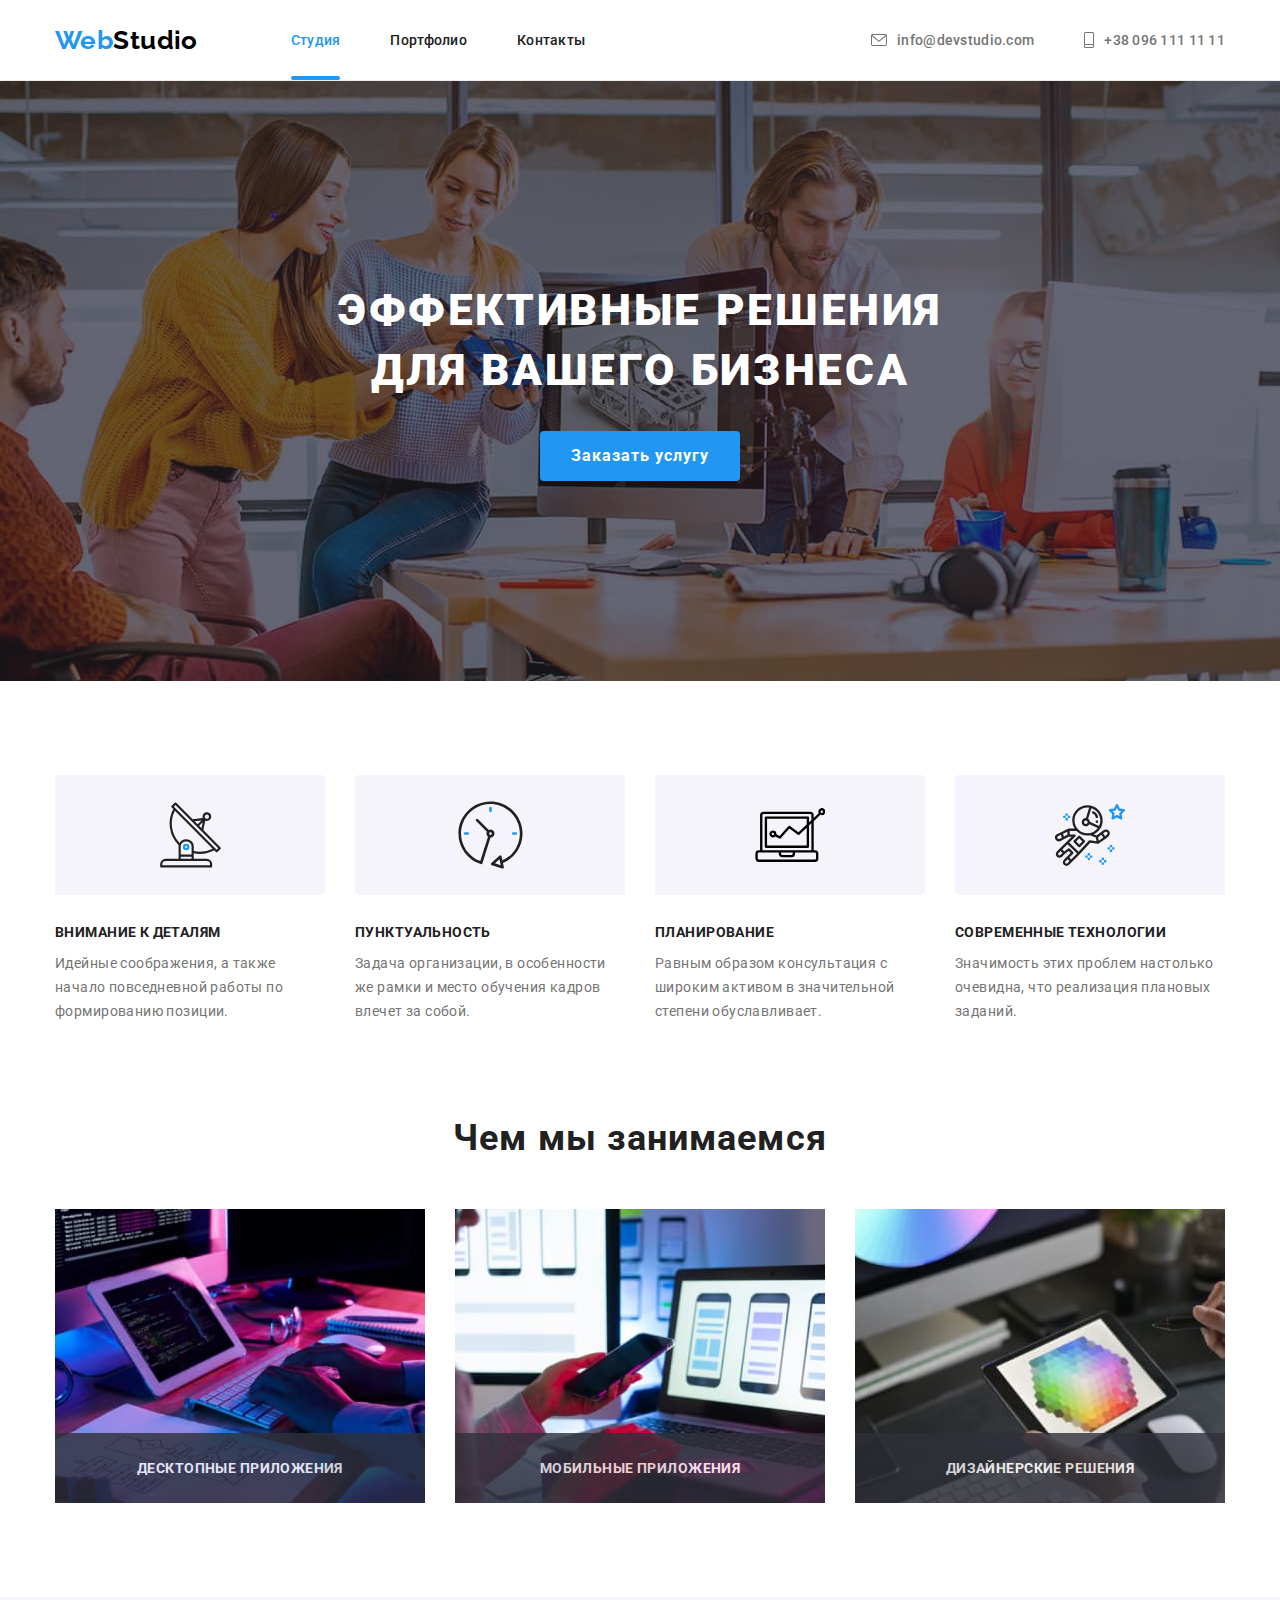
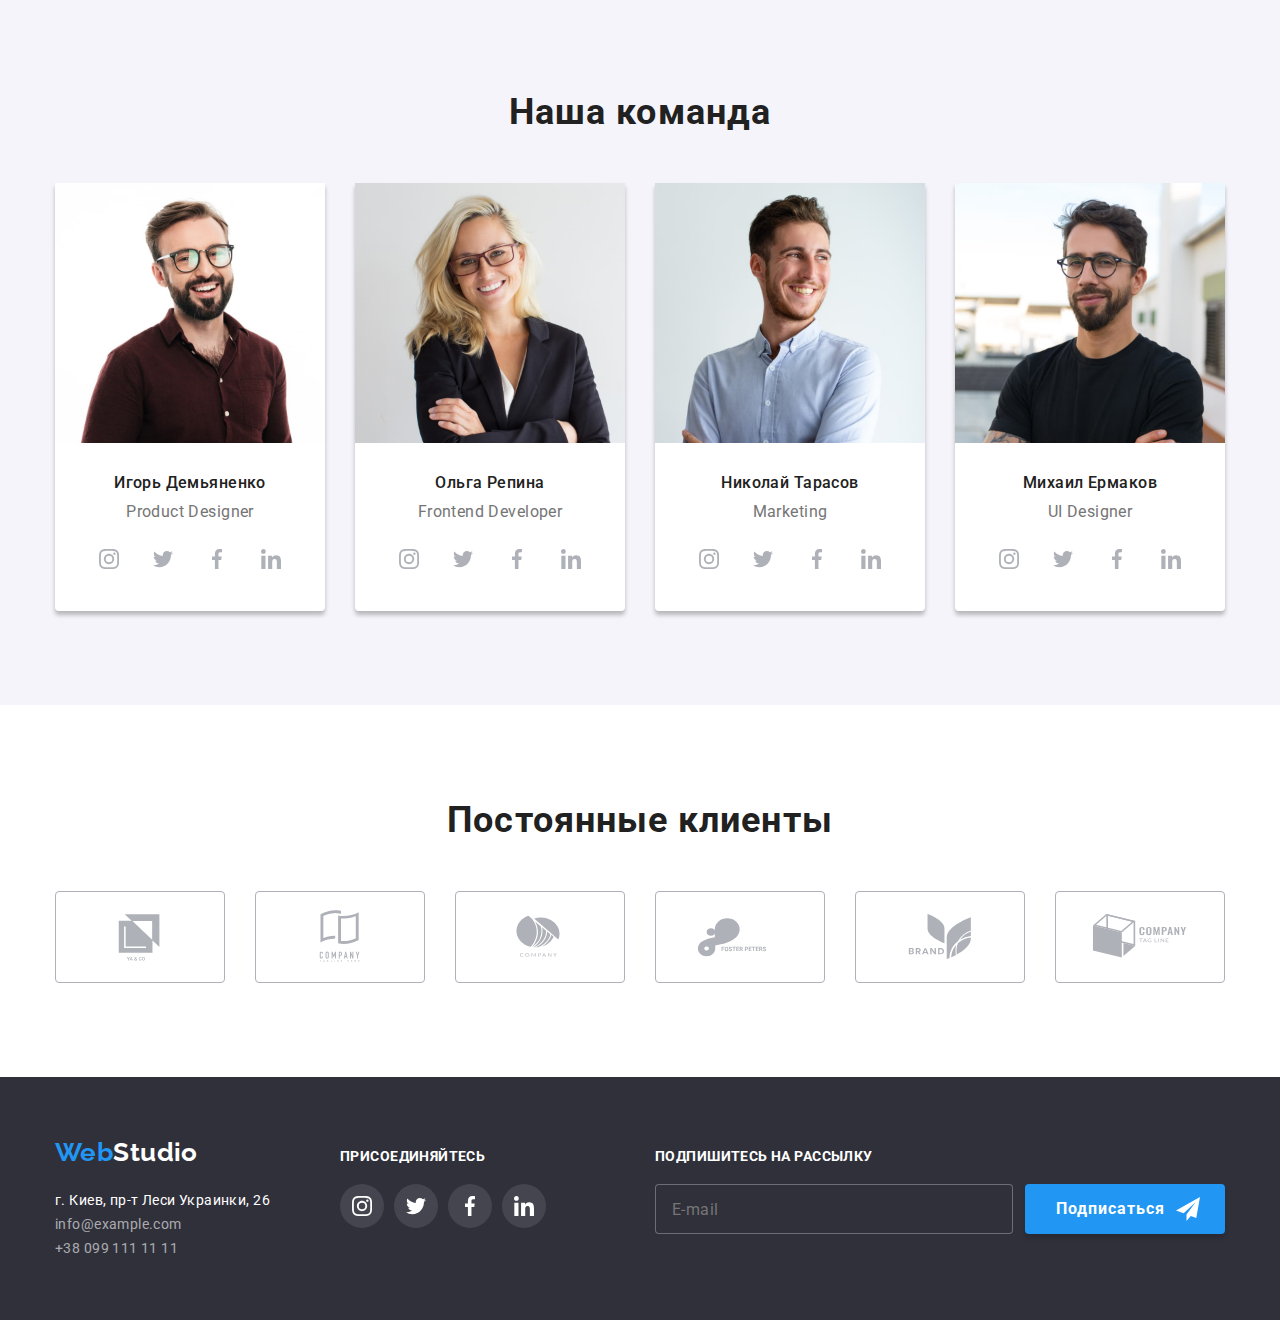
<file: index.html>
<!DOCTYPE html>
<html lang="ru">
    
<head>
    <meta charset="UTF-8">
    <meta http-equiv="X-UA-Compatible" content="IE=edge">
    <meta name="viewport" content="width=device-width, initial-scale=1.0">
    <link href="https://fonts.googleapis.com/css2?family=Raleway:wght@700&family=Roboto:wght@400;500;700;900&display=swap"
        rel="stylesheet">
    <link rel="stylesheet" href="https://cdnjs.cloudflare.com/ajax/libs/modern-normalize/0.6.0/modern-normalize.min.css" />
    <link rel="stylesheet" href="./css/styles.css" />
    <title>Студия</title>
</head>

<body>
    <header>
        <section class="header container">
            <nav>
                <div>
                    <a class="logo" href="./index.html"><span>Web</span>Studio</a>
                </div>
                <ul class="site-nav">
                    <li class="site-nav-items"><a class="link current" href="./index.html">Студия</a></li>
                    <li class="site-nav-items"><a class="link" href="./portfolio.html">Портфолио</a></li>
                    <li class="site-nav-items"><a class="link" href="">Контакты</a></li>
                </ul>
            </nav>
    
            <ul class="site-contacts">
                <li class="site-contacts-items"> 
                        <a class="link contact-link" href="mailto:info@devstudio.com">
                            <svg class="hover" width="16px" height="12px">
                                <use href="./images/icons.svg#icon-envelope-hover"></use>
                            </svg>
                        info@devstudio.com</a>
                </li>
                    
                <li class="site-contacts-items">
                        <a class="link" href="tel:+380961111111">
                            <svg class="hover" width="10px" height="16px">
                                <use href="./images/icons.svg#icon-Vector"></use>
                            </svg>
                            +38 096 111 11 11</a></li>
            </ul>
        </section>
    </header>

    <main>
        <section class="hero">
            <div class="container">
                <h1 class="hero-title">Эффективные решения для вашего бизнеса</h1>
                <button data-modal-open class="button" type="button">Заказать услугу</button>
                <div class="backdrop is-hidden" data-modal>
                    <div class="modal">
                        <button class="modal-close" data-modal-close>
                        <svg class="close" width="18" height="18">
                            <use href="./images/icons.svg#icon-close-black"></use>
                        </svg>
                        </button>
                    
                    <form class="form-body">
                        <p>Оставьте свои данные, мы вам перезвоним</p>
                        <label class="field">Имя
                            <input type="text" name="name" />
                            <svg class="form-icon">
                                <use href="./images/icons.svg#icon-person-black-18dp-1"></use>
                            </svg>
                        </label>

                        <label class="field">Телефон
                            <input type="tel" name="tel" />
                            <svg class="form-icon">
                                <use href="./images/icons.svg#icon-phone-black-18dp-1"></use>
                            </svg>
                        </label>

                        <label class="field">Почта
                            <input type="email" name="email" />
                            <svg class="form-icon">
                                <use href="./images/icons.svg#icon-email-black-18dp-1"></use>
                            </svg>
                        </label>

                        <label class="field">Комментарий
                            <textarea name="comments" rows="7" placeholder="Введите текст"></textarea>
                        </label>

                        <label class="field-checkbox">
                            <input class="checkbox visually-hidden" type="checkbox" name="mailing" value="agreement" />
                            <svg class="checkbox-icon" width="16px" height="15px">
                                <use href="./images/icons.svg#icon-icon-check"></use>
                            </svg>
                            <span>Соглашаюсь с рассылкой и принимаю &nbsp</span><a href="">Условия договора</a>
                        </label>

                        <button class="button" type="submit">Отправить</button>
                    </form>
                    </div>
                </div>
            </div>
        </section>

        <section class="section">
            <div class="container">
                <h2 class="visually-hidden">Наши особенности</h2>
                <ul class="our-features-items">
                    <li class="features">
                        <div class="features-icons">
                            <svg width="65px" height="70px">
                                <use href="./images/icons.svg#icon-antenna-1"></use>
                            </svg>
                        </div>
                        <h3>Внимание к деталям</h3>
                        <p class="our-features-text">Идейные соображения, а также начало повседневной работы по формированию позиции.</p>
                    </li>
                    <li class="features">
                        <div class="features-icons">
                            <svg width="67px" height="70px">
                                <use href="./images/icons.svg#icon-clock-1"></use>
                            </svg>
                        </div>
                        <h3>Пунктуальность</h3>
                        <p class="our-features-text">Задача организации, в особенности же рамки и место обучения кадров влечет за собой.</p>
                    </li>
                    <li class="features">
                        <div class="features-icons">
                            <svg width="70px" height="54px">
                                <use href="./images/icons.svg#icon-Vector-1"></use>
                            </svg>
                        </div>
                        <h3>Планирование</h3>
                        <p class="our-features-text">Равным образом консультация с широким активом в значительной степени обуславливает.</p>
                    </li>
                    <li class="features">
                        <div class="features-icons">
                            <svg width="70px" height="70px">
                                <use href="./images/icons.svg#icon-astronaut-1"></use>
                            </svg>
                        </div>
                        <h3>Современные технологии</h3>
                        <p class="our-features-text">Значимость этих проблем настолько очевидна, что реализация плановых заданий.</p>
                    </li>
                </ul>
            </div>
        </section>

        <section class="section work">
            <div class="container">
                <h2>Чем мы занимаемся</h2>
                <ul class="our-works">
                    <li class="our-work-items">
                        <img src="./images/1.jpg" width="370" height="294" alt="Программирование">
                        <div class="our-works-label">
                            <p class="qqq">Десктопные приложения</p>
                        </div>
                    </li>
                    <li class="our-work-items">
                        <img src="./images/2.jpg" width="370" height="294" alt="Разработка макета">
                        <div class="our-works-label">
                            <p>Мобильные приложения</p>
                        </div>
                    </li>
                    <li class="our-work-items">
                        <img src="./images/3.jpg" width="370" height="294" alt="Стилизация">
                        <div class="our-works-label">
                            <p>Дизайнерские решения</p>
                        </div>
                    </li>
                </ul>
            </div>
        </section>

        <section class="cowokers section">
            <div  class="container">
                <h2>Наша команда</h2>
                <ul class="cowokers-list">
                    <li class="cowokers-items">
                        <img src="./images/img-3.jpg" width="270" height="260" alt="Фото Игорь Демьяненко">
                        <h3 class="cowokers-name">Игорь Демьяненко</h3>
                        <p class="cowokers-profession">Product Designer</p>
                        <ul class="social">
                                <li>
                                    <a class="social-links" href="">
                                        <svg width="20px" height="20px"><use href="./images/icons.svg#icon-instagram-2"></use>
                                        </svg>
                                    </a>
                                </li>

                                <li>
                                    <a class="social-links" href="">
                                        <svg width="20px" height="20px"><use href="./images/icons.svg#icon-twitter-1"></use>
                                        </svg>
                                    </a>
                                </li>

                                <li>
                                    <a class="social-links" href="">
                                        <svg width="20px" height="20px"><use href="./images/icons.svg#icon-facebook-1"></use>
                                        </svg>
                                    </a>
                                </li>

                                <li>
                                    <a class="social-links" href="">
                                        <svg width="20px" height="20px"><use href="./images/icons.svg#icon-linkedin-1"></use>
                                        </svg>
                                    </a>
                                </li>
                        </ul>
                    </li>

                    <li class="cowokers-items">
                        <img src="./images/img-2.jpg" width="270" height="260" alt="Фото Ольга Репина">
                        <h3 class="cowokers-name">Ольга Репина</h3>
                        <p class="cowokers-profession">Frontend Developer</p>
                        <div>
                            <ul class="social">
                                <li>
                                    <a class="social-links" href="">
                                        <svg width="20px" height="20px"><use href="./images/icons.svg#icon-instagram-2"></use>
                                        </svg>
                                    </a>
                                </li>

                                <li>
                                    <a class="social-links" href="">
                                        <svg width="20px" height="20px"><use href="./images/icons.svg#icon-twitter-1"></use>
                                        </svg>
                                    </a>
                                </li>

                                <li>
                                    <a class="social-links" href="">
                                        <svg width="20px" height="20px"><use href="./images/icons.svg#icon-facebook-1"></use>
                                        </svg>
                                    </a>
                                </li>

                                <li>
                                    <a class="social-links" href="">
                                        <svg width="20px" height="20px"><use href="./images/icons.svg#icon-linkedin-1"></use>
                                        </svg>
                                    </a>
                                </li>
                            </ul>
                        </div>
                    </li>

                    <li class="cowokers-items">
                        <img src="./images/img-1.jpg" width="270" height="260" alt="Фото Николай Тарасов">
                        <h3 class="cowokers-name">Николай Тарасов</h3>
                        <p class="cowokers-profession">Marketing</p>
                        <div>
                            <ul class="social">
                                <li>
                                    <a class="social-links" href="">
                                        <svg width="20px" height="20px">
                                            <use href="./images/icons.svg#icon-instagram-2"></use>
                                        </svg>
                                    </a>
                                </li>
                        
                                <li>
                                    <a class="social-links" href="">
                                        <svg width="20px" height="20px">
                                            <use href="./images/icons.svg#icon-twitter-1"></use>
                                        </svg>
                                    </a>
                                </li>
                        
                                <li>
                                    <a class="social-links" href="">
                                        <svg width="20px" height="20px">
                                            <use href="./images/icons.svg#icon-facebook-1"></use>
                                        </svg>
                                    </a>
                                </li>
                        
                                <li>
                                    <a class="social-links" href="">
                                        <svg width="20px" height="20px">
                                            <use href="./images/icons.svg#icon-linkedin-1"></use>
                                        </svg>
                                    </a>
                                </li>
                            </ul>
                        </div>
                    </li>

                    <li class="cowokers-items">
                        <img src="./images/img.jpg" width="270" height="260" alt="Фото Михаил Ермаков">
                        <h3 class="cowokers-name">Михаил Ермаков</h3>
                        <p class="cowokers-profession">UI Designer</p>
                        <div>
                            <ul class="social">
                                <li>
                                    <a class="social-links" href="">
                                        <svg width="20px" height="20px">
                                            <use href="./images/icons.svg#icon-instagram-2"></use>
                                        </svg>
                                    </a>
                                </li>
                            
                                <li>
                                    <a class="social-links" href="">
                                        <svg width="20px" height="20px">
                                            <use href="./images/icons.svg#icon-twitter-1"></use>
                                        </svg>
                                    </a>
                                </li>
                            
                                <li>
                                    <a class="social-links" href="">
                                        <svg width="20px" height="20px">
                                            <use href="./images/icons.svg#icon-facebook-1"></use>
                                        </svg>
                                    </a>
                                </li>
                            
                                <li>
                                    <a class="social-links" href="">
                                        <svg width="20px" height="20px">
                                            <use href="./images/icons.svg#icon-linkedin-1"></use>
                                        </svg>
                                    </a>
                                </li>
                            </ul>
                        </div>
                    </li>
                </ul>
            </div>
        </section>

        <section class="section">
            <div class="container">
                <h2>Постоянные клиенты</h2>
                <ul class="clients">
                    <li class="clients-list">
                        <a class="client-item" href="">
                            <svg class="client-icon">
                                <use href="./images/icons.svg#icon-Logo"></use>
                            </svg>
                        </a>
                    </li>

                    <li class="clients-list">
                        <a class="client-item" href="">
                            <svg class="client-icon">
                                <use href="./images/icons.svg#icon-Logo-1"></use>
                            </svg>
                        </a>
                    </li>

                    <li class="clients-list">
                        <a class="client-item" href="">
                            <svg class="client-icon">
                                <use href="./images/icons.svg#icon-Logo-2"></use>
                            </svg>
                        </a>
                    </li>

                    <li class="clients-list">
                        <a class="client-item" href="">
                            <svg class="client-icon">
                                <use href="./images/icons.svg#icon-Logo-3"></use>
                            </svg>
                        </a>
                    </li>

                    <li class="clients-list">
                        <a class="client-item" href="">
                            <svg class="client-icon">
                                <use href="./images/icons.svg#icon-Logo-4"></use>
                            </svg>
                        </a>
                    </li>

                    <li class="clients-list">
                        <a class="client-item" href="">
                            <svg class="client-icon">
                                <use href="./images/icons.svg#icon-Logo-5"></use>
                            </svg>
                        </a>
                    </li>
                </ul>
            </div>
        </section>
    </main>

    <footer>
        <div class="container footer">
            <div>
                <a class="logo white" href="./index.html"><span>Web</span>Studio</a>

                <address>
                    <ul>
                        <li><p class="adress">г. Киев, пр-т Леси Украинки, 26</p></li>
                        <li><a class="contacts" href="mailto:info@example.com">info@example.com</a></li>
                        <li><a class="contacts" href="tel:+380991111111">+38 099 111 11 11</a></li>
                    </ul>
                </address>
            </div>

            <div class="footer-social">
                <p class="footer-section-name">присоединяйтесь</p>
                <ul class="social-footer">
                    <li>
                        <a class="footer-social-links" href="">
                            <svg width="20px" height="20px">
                                <use href="./images/icons.svg#icon-instagram-2"></use>
                            </svg>
                        </a>
                    </li>
                
                    <li>
                        <a class="footer-social-links" href="">
                            <svg width="20px" height="20px">
                                <use href="./images/icons.svg#icon-twitter-1"></use>
                            </svg>
                        </a>
                    </li>
                
                    <li>
                        <a class="footer-social-links" href="">
                            <svg width="20px" height="20px">
                                <use href="./images/icons.svg#icon-facebook-1"></use>
                            </svg>
                        </a>
                    </li>
                
                    <li>
                        <a class="footer-social-links" href="">
                            <svg width="20px" height="20px">
                                <use href="./images/icons.svg#icon-linkedin-1"></use>
                            </svg>
                        </a>
                    </li>
                </ul>
            </div>

            <div class="footer-subscribe">
                <p class="footer-section-name">Подпишитесь на рассылку</p>
                <form class="subscribe-form">
                    <label>
                        <input class="subscribe-email" type="email" name="E-mail" placeholder="E-mail">
                    </label>

                    <button class="subscribe-button" type="submit">Подписаться
                            <svg class="subscribe-icon" width="24px" height="24px">
                                <use href="./images/icons.svg#icon-icon-send"></use>
                            </svg>
                    </button>
                </form>
            </div>
        </div>
    </footer>
    <script src="./js/modal.js"></script>
</body>
</html>
</file>
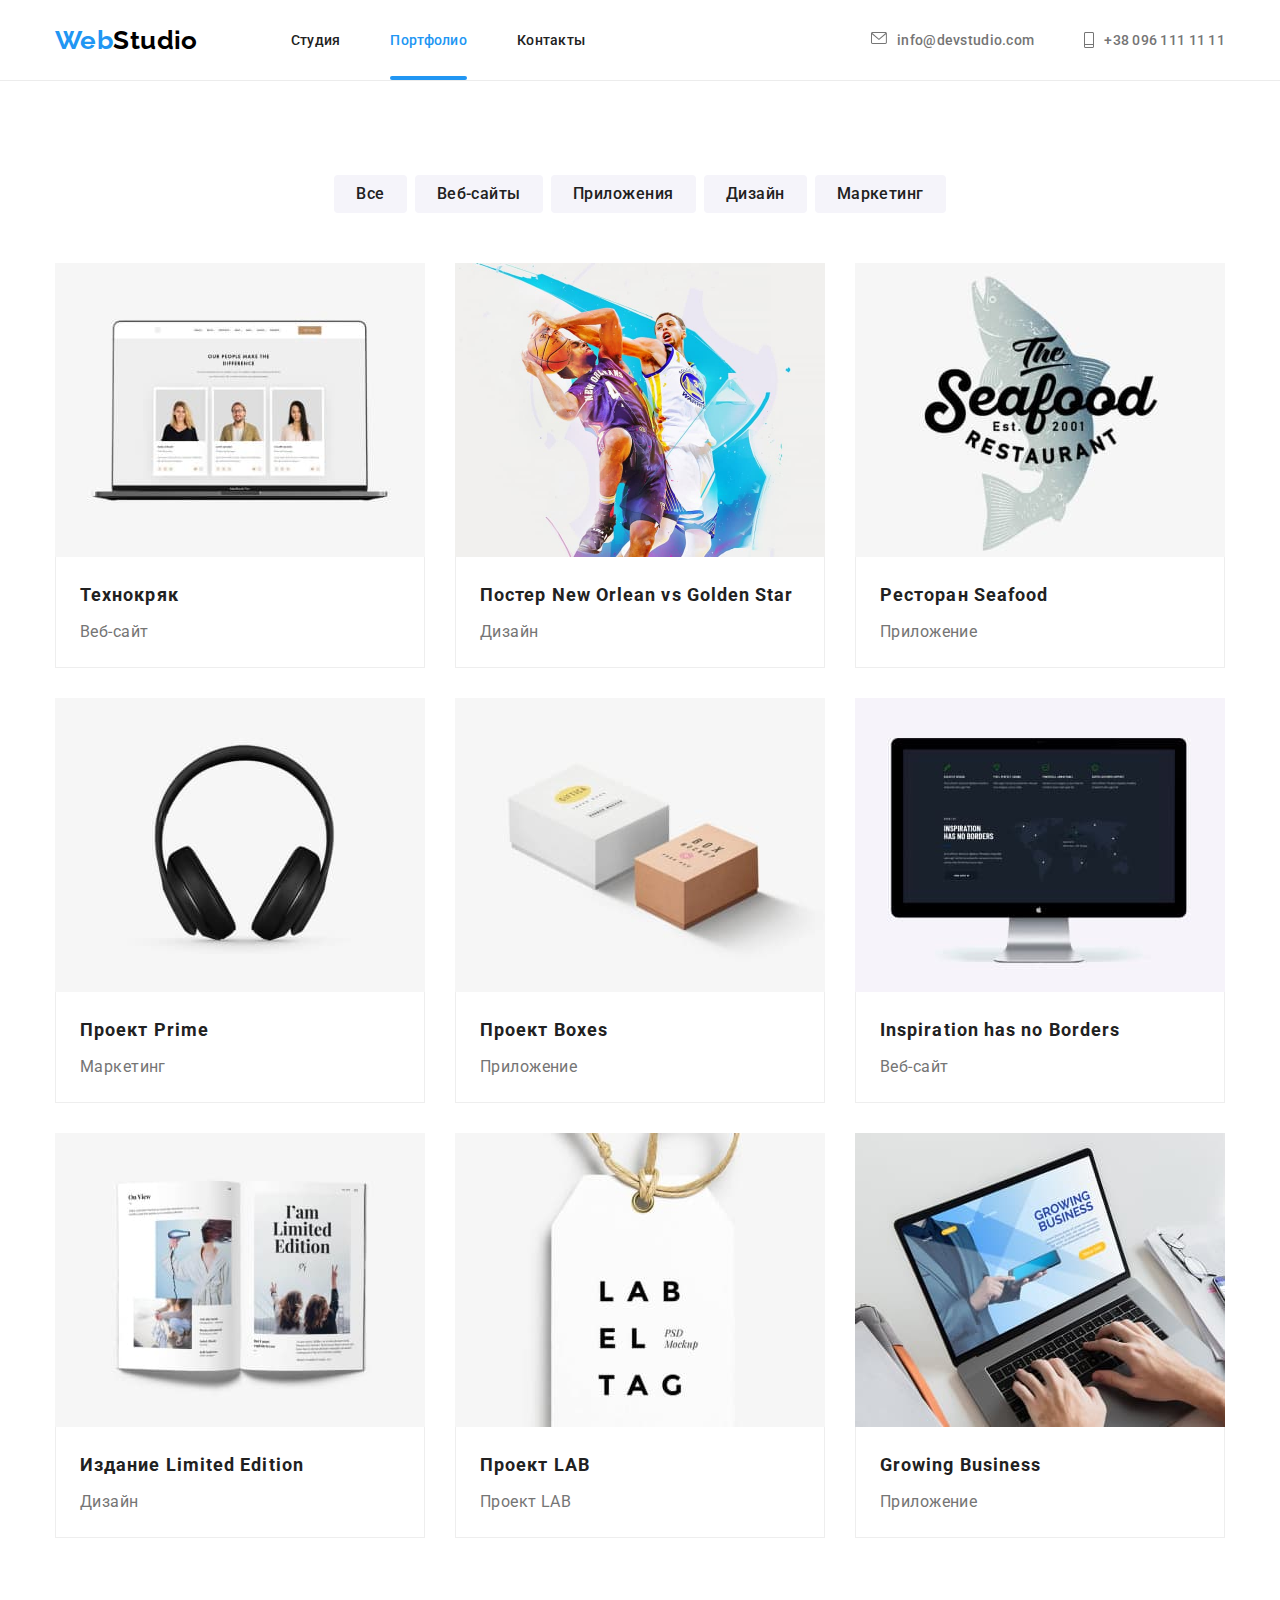
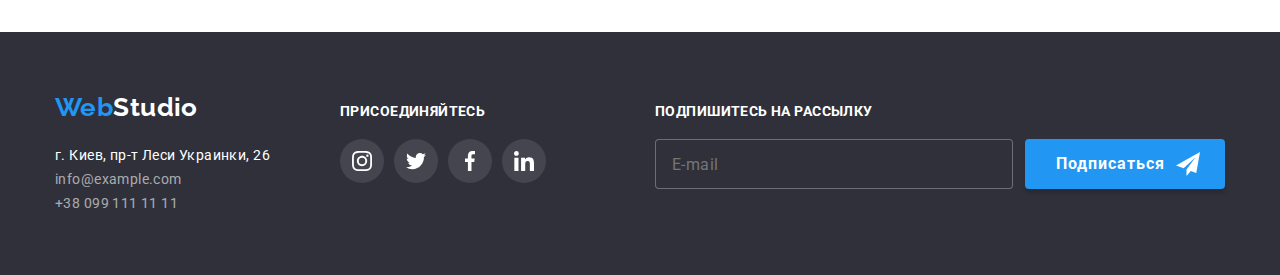
<file: portfolio.html>
<!DOCTYPE html>
<html lang="ru">

<head>
    <meta charset="UTF-8">
    <meta http-equiv="X-UA-Compatible" content="IE=edge">
    <meta name="viewport" content="width=device-width, initial-scale=1.0">
    <title>Портфолио</title>
    <link href="https://fonts.googleapis.com/css2?family=Raleway:wght@700&family=Roboto:wght@400;500;700;900&display=swap"
        rel="stylesheet">
    <link rel="stylesheet" href="https://cdnjs.cloudflare.com/ajax/libs/modern-normalize/0.6.0/modern-normalize.min.css" />
    <link rel="stylesheet" href="./css/styles.css" />
</head>

<body>
    <header>
        <section class="header container">
            <nav>
                <div>
                    <a class="logo" href="./index.html"><span>Web</span>Studio</a>
                </div>
                <ul class="site-nav">
                    <li class="site-nav-items"><a class="link" href="./index.html">Студия</a></li>
                    <li class="site-nav-items"><a class="link current" href="./portfolio.html">Портфолио</a></li>
                    <li class="site-nav-items"><a class="link" href="">Контакты</a></li>
                </ul>
            </nav>
    
            <ul class="site-contacts">
                <li class="site-contacts-items">
                    <a class="link" href="mailto:info@devstudio.com">
                        <svg class="hover" width="16px" height="12px">
                            <use href="./images/icons.svg#icon-envelope-hover"></use>
                        </svg>
                        info@devstudio.com</a>
                </li>
    
                <li class="site-contacts-items">
                    <a class="link" href="tel:+380961111111">
                        <svg class="hover" width="10px" height="16px">
                            <use href="./images/icons.svg#icon-Vector"></use>
                        </svg>
                        +38 096 111 11 11</a>
                </li>
            </ul>
        </section>
    </header>

    <main>
        <section class="section">
            <div class="container">
                <h1 class="visually-hidden">Наши работы</h1>

                    <ul class="portfolio">
                        <li class="portfolio-button"><button class="item" type="button">Все</button></li>
                        <li class="portfolio-button"><button class="item" type="button">Веб-сайты</button></li>
                        <li class="portfolio-button"><button class="item" type="button">Приложения</button></li>
                        <li class="portfolio-button"><button class="item" type="button">Дизайн</button></li>
                        <li class="portfolio-button"><button class="item" type="button">Маркетинг</button></li>
                    </ul>
            
                <ul class="our-projects">
                    <li class="our-projects-item">
                        <a class="our-projects-link" href="">
                            <div class="our-projects-overlay">
                                <img src="./images/img2-1.jpg" alt="Технокряк" width="370" height="294">
                                <div class="projects-overlay">
                                    <p class="projects-description">Ресурс предлагает комплексные предложения с разным уровнем функционала и сервисов.
                                        Все это позволит посетителю получить
                                        исчерпывающие сведения о компании или частном лице.</p>
                                </div>
                            </div>
                            <div class="border">
                                <h2 class="our-projects-title">Технокряк</h2>
                                <p class="our-projects-type">Веб-сайт</p>
                            </div>
                        </a>
                    </li>

                    <li class="our-projects-item">
                        <a class="our-projects-link" href="">
                            <div class="our-projects-overlay">
                                <img src="./images/img2-2.jpg" alt="Постер New Orlean vs Golden Star" width="370"
                                height="294">
                                <div class="projects-overlay">
                                    <p class="projects-description">Ресурс предлагает комплексные предложения с разным уровнем функционала и сервисов. Все это позволит посетителю получить
                                    исчерпывающие сведения о компании или частном лице.</p>
                                </div>
                            </div>
                            <div class="border">
                                <h2 class="our-projects-title">Постер New Orlean vs Golden Star</h2>
                                <p class="our-projects-type">Дизайн</p>
                            </div>
                        </a>
                    </li>

                    <li class="our-projects-item">
                        <a class="our-projects-link" href="">
                            <div class="our-projects-overlay">
                                <img src="./images/img2-3.jpg" alt="Ресторан Seafood" width="370" height="294">
                                <div class="projects-overlay">
                                    <p class="projects-description">Ресурс предлагает комплексные предложения с разным уровнем функционала и сервисов. Все это позволит посетителю получить
                                    исчерпывающие сведения о компании или частном лице.</p>
                                </div>
                            </div>
                            <div class="border">
                                <h2 class="our-projects-title">Ресторан Seafood</h2>
                                <p class="our-projects-type">Приложение</p>
                            </div>
                        </a>
                    </li>

                    <li class="our-projects-item">
                        <a class="our-projects-link" href="">
                            <div class="our-projects-overlay">
                              <img src="./images/img2-4.jpg" alt="Проект Prime" width="370" height="294">
                                <div class="projects-overlay">
                                    <p class="projects-description">Ресурс предлагает комплексные предложения с разным уровнем функционала и сервисов. Все это позволит посетителю получить
                                    исчерпывающие сведения о компании или частном лице.</p>
                                </div>
                            </div>
                            <div class="border">
                                <h2 class="our-projects-title">Проект Prime</h2>
                                <p class="our-projects-type">Маркетинг</p>
                            </div>
                        </a>
                    </li>

                    <li class="our-projects-item">
                        <a class="our-projects-link" href="">
                            <div class="our-projects-overlay">
                               <img src="./images/img2-5.jpg" alt="Проект Boxes" width="370" height="294">
                                <div class="projects-overlay">
                                    <p class="projects-description">Ресурс предлагает комплексные предложения с разным уровнем функционала и сервисов. Все это позволит посетителю получить
                                    исчерпывающие сведения о компании или частном лице.</p>
                                </div>
                            </div>
                            <div class="border">
                                <h2 class="our-projects-title">Проект Boxes</h2>
                                <p class="our-projects-type">Приложение</p>
                            </div>
                        </a>
                    </li>

                    <li class="our-projects-item">
                        <a class="our-projects-link" href="">
                            <div class="our-projects-overlay">
                                <img src="./images/img2-6.jpg" alt="Inspiration has no Borders" width="370" height="294">
                                <div class="projects-overlay">
                                    <p class="projects-description">Ресурс предлагает комплексные предложения с разным уровнем функционала и сервисов. Все это позволит посетителю получить
                                    исчерпывающие сведения о компании или частном лице.</p>
                                </div>
                            </div>
                            <div class="border">
                                <h2 class="our-projects-title">Inspiration has no Borders</h2>
                                <p class="our-projects-type">Веб-сайт</p>
                            </div>
                        </a>
                    </li>

                    <li class="our-projects-item">
                        <a class="our-projects-link" href="">
                            <div class="our-projects-overlay">
                              <img src="./images/img2-7.jpg" alt="Издание Limited Edition" width="370" height="294">
                                <div class="projects-overlay">
                                    <p class="projects-description">Ресурс предлагает комплексные предложения с разным уровнем функционала и сервисов. Все это позволит посетителю получить
                                    исчерпывающие сведения о компании или частном лице.</p>
                                </div>
                            </div>
                            <div class="border">
                                <h2 class="our-projects-title">Издание Limited Edition</h2>
                                <p class="our-projects-type">Дизайн</p>
                            </div>
                        </a>
                    </li>

                    <li class="our-projects-item">
                        <a class="our-projects-link" href="">
                            <div class="our-projects-overlay">
                              <img src="./images/img2-8.jpg" alt="Проект LAB" width="370" height="294">
                                <div class="projects-overlay">
                                    <p class="projects-description">Ресурс предлагает комплексные предложения с разным уровнем функционала и сервисов. Все это позволит посетителю получить
                                    исчерпывающие сведения о компании или частном лице.</p>
                                </div>
                            </div>
                            <div class="border">
                                <h2 class="our-projects-title">Проект LAB</h2>
                                <p class="our-projects-type">Проект LAB</p>
                            </div>
                        </a>
                    </li>

                    <li class="our-projects-item">
                        <a class="our-projects-link" href="">
                            <div class="our-projects-overlay">
                                <img src="./images/img2-9.jpg" alt="Growing Business" width="370" height="294">
                                <div class="projects-overlay">
                                    <p class="projects-description">Ресурс предлагает комплексные предложения с разным уровнем функционала и сервисов. Все это позволит посетителю получить
                                    исчерпывающие сведения о компании или частном лице.</p>
                                </div>
                            </div>
                            <div class="border">
                                <h2 class="our-projects-title">Growing Business</h2>
                                <p class="our-projects-type">Приложение</p>
                            </div>
                        </a>
                    </li>
                </ul>
            </div>
        </section>

    </main>

    <footer>
        <div class="container footer">
            <div>
                <a class="logo white" href="./index.html"><span>Web</span>Studio</a>
    
                <address>
                    <ul>
                        <li>
                            <p class="adress">г. Киев, пр-т Леси Украинки, 26</p>
                        </li>
                        <li><a class="contacts" href="mailto:info@example.com">info@example.com</a></li>
                        <li><a class="contacts" href="tel:+380991111111">+38 099 111 11 11</a></li>
                    </ul>
                </address>
            </div>
    
            <div class="footer-social">
                <p class="footer-section-name">присоединяйтесь</p>
                <ul class="social-footer">
                    <li>
                        <a class="footer-social-links" href="">
                            <svg width="20px" height="20px">
                                <use href="./images/icons.svg#icon-instagram-2"></use>
                            </svg>
                        </a>
                    </li>
    
                    <li>
                        <a class="footer-social-links" href="">
                            <svg width="20px" height="20px">
                                <use href="./images/icons.svg#icon-twitter-1"></use>
                            </svg>
                        </a>
                    </li>
    
                    <li>
                        <a class="footer-social-links" href="">
                            <svg width="20px" height="20px">
                                <use href="./images/icons.svg#icon-facebook-1"></use>
                            </svg>
                        </a>
                    </li>
    
                    <li>
                        <a class="footer-social-links" href="">
                            <svg width="20px" height="20px">
                                <use href="./images/icons.svg#icon-linkedin-1"></use>
                            </svg>
                        </a>
                    </li>
                </ul>
            </div>
    
            <div class="footer-subscribe">
                <p class="footer-section-name">Подпишитесь на рассылку</p>
                <form class="subscribe-form">
                    <label>
                        <input class="subscribe-email" type="email" name="E-mail" placeholder="E-mail">
                    </label>
    
                    <button class="subscribe-button" type="submit">Подписаться
                        <svg class="subscribe-icon" width="24px" height="24px">
                            <use href="./images/icons.svg#icon-icon-send"></use>
                        </svg>
                    </button>
                </form>
            </div>
        </div>
    </footer>
    </body>
    </html>
</file>
<file: css/styles.css>
/* цвет лого #000000 */
/* доп.цвет выделения текста #2196F3 */
/* цвет заголовков #212121 */
/* белый цвет #FFFFFF */
/* основной цвет текста #757575 */

/* цвет фона героя и футера #2F303A */
/* цвет фона команды и радиокнопок #F5F4FA */
/* цвет соц.сетей #AFB1B8 */

:root {
    --primary-text-color: #757575;
    --title-text-color: #212121;
    --accent-color: #2196F3;
    --primary-white-color: #ffffff;
    --logo-color: #000000;
    --secondary-background-color: #2F303A;
    --secondary-color: #F5F4FA;
    --social-color: #AFB1B8;
}

body {
    background-color: var(--primary-white-color);
    color: var(--primary-text-color);
    font-family: Roboto, sans-serif;
    font-size: 14px;
    letter-spacing: 0.03em;
   
}

.container {
    margin: 0 auto;
    padding: 0 15px;
    width: 1200px;
}

ul, h1, h2, h3, p {
    list-style: none;
    margin: 0;
    padding: 0;
    margin-left: auto;
}

a {
    text-decoration: none;
    color: var(--primary-text-color);
}

img {
    display: block;
}

.visually-hidden {
    position: absolute;
    width: 1px;
    height: 1px;
    margin: -1px;
    padding: 0;
    overflow: hidden;
    border: 0;
    clip: rect(0 0 0 0);
}

/* Оформление шапки */

header {
    border-bottom: 1px solid #ECECEC;
}

.header {
    height: 80px;
    display: flex;
    align-items: center;
}

nav {
    display: flex;
    align-items: center;
}

.logo {
    color: var(--logo-color);

    font-family: Raleway, sans-serif;
    font-weight: 700;
    font-size: 26px;
    line-height: 1.19;
}

.logo span {
    color: var(--accent-color);
}

.site-nav {
    display: flex;
    margin-left: 93px;
    margin-top: 32px;
  
}

.site-nav-items:not(:first-child) {
    margin-left: 50px;
}

.link {
    display: flex;
}

.site-nav .link {
    color: var(--title-text-color);

    font-weight: 500;
    line-height: 16px;
    letter-spacing: 0.02em;

    transition: color 250ms cubic-bezier(0.4, 0, 0.2, 1);
}

.site-nav .link:hover,
.site-nav .link:focus,
.site-nav .link.current {
    color: var(--accent-color);
}

.link.current {
    position: relative;
    min-height: 48px;
 }

.link.current::after {
    position: absolute;
    left: 0;
    bottom: 0;
    content: '';

    display: block;
    width: 100%;
    height: 4px;

    background-color: var(--accent-color);
    border-radius: 2px;
}

.site-contacts {
    display: flex;

    font-weight: 500;
    line-height: 16px;
    letter-spacing: 0.02em;

    transition: color 250ms cubic-bezier(0.4, 0, 0.2, 1), stroke 250ms cubic-bezier(0.4, 0, 0.2, 1);
}

.site-contacts-items:not(:first-child){
    margin-left: 50px;
}

.site-contacts .link:hover,
.site-contacts .link:focus {
    color: var(--accent-color);
    stroke: var(--accent-color);
}

.hover {
    margin-right: 10px;
    fill: #757575;
}

.contact-link {
    display: flex;
    align-items: center;
}

/* Герой */

.hero {
    max-width: 1600px;
    height: 600px;
    margin-left: auto;
    margin-right: auto;
    background-image: linear-gradient(to right, rgba(47, 48, 58, 0.4), rgba(47, 48, 58, 0.4)), url(../images/hero.jpg);
    background-repeat: no-repeat;
    background-position: center;
    background-size: cover;

    padding: 200px 0;
    text-align: center;

    background-color: var(--secondary-background-color);
}

.hero-title {
    width: 696px;
    margin-left: auto;
    margin-right: auto;
}

h1 {
    color: var(--primary-white-color);

    font-weight: 900;
    font-size: 44px;
    line-height: 1.36;
    text-align: center;
    letter-spacing: 0.06em;
    text-transform: uppercase;
}

.button {
    color: var(--primary-white-color);
    background-color: var(--accent-color);

    margin-top: 30px;

    border: none;
    width: 200px;
    height: 50px;

    font-weight: 700;
    font-size: 16px;
    line-height: 1.88;
    letter-spacing: 0.06em;

    box-shadow: 0px 4px 4px rgba(0, 0, 0, 0.15);
    border-radius: 4px;

    cursor: pointer;
}

.backdrop {
    position: fixed;
    left: 0;
    top: 0;
    width: 100%;
    height: 100%;
    background-color: rgba(0, 0, 0, 0.2);
    visibility: visible;
    opacity: 1;
    transition: visibility 250ms cubic-bezier(0.4, 0, 0.2, 1), opacity 250ms cubic-bezier(0.4, 0, 0.2, 1);
    
    z-index: 999;
    }   

.backdrop.is-hidden {
    visibility: hidden;
    opacity: 0;
    pointer-events: none;

    transform: scale(0.5);
    opacity: 0;
    }

.modal {
    position: absolute;
    top: 50%;
    left: 50%;
    transform: translate(-50%, -50%) scale(1);
    opacity: 1;

    width: 528px;
    height: 581px;

    background-color: var(--primary-white-color);
    transition: transform 250ms cubic-bezier(0.4, 0, 0.2, 1), opacity 250ms cubic-bezier(0.4, 0, 0.2, 1), scale 250ms cubic-bezier(0.4, 0, 0.2, 1);}

.modal-close {
    position: absolute;
    top: 8px;
    right: 8px;

    display: flex;
    width: 30px;
    height: 30px;
    border-radius: 50%;

    background-color: var(--primary-white-color);
    border: 1px solid #0000001A;
}

.close {
    position: absolute;
    top: 50%;
    left: 50%;
    transform: translate(-50%, -50%);

    transition: fill 250ms cubic-bezier(0.4, 0, 0.2, 1);
}

.modal-close:hover .close,
.modal-close:focus .close {
    fill: var(--accent-color);
}

.form-body {
    padding: 40px;

    font-weight: 400;
    font-size: 12px;
    line-height: 14px;
    letter-spacing: 0.01em;

}

.form-body p {
    font-weight: 700;
    font-size: 20px;
    line-height: 23px;
    letter-spacing: 0.03em;
    color: var(--title-text-color);
    margin-bottom: 16px;
}

.field {
    position: relative;
    display: flex;
    flex-direction: column;
    text-align: left;
    margin-bottom: 10px;
}

.form-icon {
    transition: fill 250ms cubic-bezier(0.4, 0, 0.2, 1);}

.field:hover .form-icon
{
    fill: var(--accent-color);
}

.field:hover input,
.field:focus input 
{
    border-color: var(--accent-color);
}

.field input:focus+.form-icon {
    fill: var(--accent-color);
}

.form-body input {
    margin-top: 4px;
    padding: 12px 0 12px 42px; 
    border: 1px solid rgba(33, 33, 33, 0.2);
    border-radius: 4px;

    transition: border-color 250ms cubic-bezier(0.4, 0, 0.2, 1);
}

textarea {
    margin-top: 4px;
    padding: 12px 16px;

    resize: none;
    border: 1px solid rgba(33, 33, 33, 0.2);
    border-radius: 4px; 
}

.field textarea::placeholder {
    color: rgba(117, 117, 117, 0.5)
}

.form-icon {
    position: absolute;
    top: 66%;
    left: 12px;
    transform: translateY(-50%);

    display: inline-block;
    width: 18px;
    height: 18px;
}

.field-checkbox {
    margin-top: 20px;
    display: flex;
    align-items: center;
    justify-content: center;

    font-size: 14px;
    line-height: 24px;
    letter-spacing: 0.03em;
}

.field-checkbox a {
    color: var(--accent-color);
    text-decoration: underline;
}

.field-checkbox span {
    margin-left: 8.38px;
}

.checkbox-icon {
    fill: var(--primary-white-color);
    background-color: var(--primary-white-color);
    border: solid 2px var(--title-text-color);
    border-radius: 4px;
}

.checkbox:checked + .checkbox-icon {
    background-color: var(--accent-color);
    border-color: transparent;
}

/* Основная часть */

.features-icons {
    display: flex;
    width: 270px;
    height: 120px;
    background-color: var(--secondary-color);
    justify-content: center;
    align-items: center;
    border-radius: 4px;

    margin-bottom: 30px;
}

.section {
    padding-top: 94px;
    padding-bottom: 94px;
}

h2 {
    color: var(--title-text-color);

    font-weight: 700;
    font-size: 36px;
    line-height: 1.17;
    letter-spacing: 0.03em;
    text-align: center;
}

.our-features-items {
    display: flex;
    align-items: center;
    justify-content: center;

}


h3 {
    color: var(--title-text-color);

    font-size: 14px;
    font-weight: 700;
    line-height: 1.14;
    text-transform: uppercase;
}

.features {
    width: 270px;
}

.our-features-text {
    margin-top: 10px;
    line-height: 24px;
}

.features:not(:first-child) {
    margin-left: 30px;
}

/* Чем мы занимаемся */

.work {
    padding-top: 0;
}

.our-works {
    margin-top: 50px;

    display: flex;
    justify-content: center;
}

.our-work-items:not(:first-child) {
    margin-left: 30px;
}

.our-work-items {
    position: relative;
}

.our-works-label {
    display: flex;
    position: absolute;
    bottom: 0;
    align-items: center;
    justify-content: center;

    width: 370px;
    height: 70px;

    background-color: var(--secondary-background-color);
    opacity: 0.8;
}

.our-works-label > p {
    color: var(--primary-white-color);
    font-weight: 700;
    line-height: 16px;
    text-transform: uppercase;
    margin-left: 0;
}

/* Сотрудники */

.cowokers {
    background-color: var(--secondary-color);
}

.cowokers-list {
    margin-top: 50px;
    display: flex;
}

.cowokers-items {
    width: 270px;
    background-color: var(--primary-white-color);
    border-radius: 0px 0px 4px 4px;
    box-shadow: 0px 4px 4px rgba(0, 0, 0, 0.25);
}

.cowokers-items:not(:first-child) {
    margin-left: 30px;
}

.cowokers-name {
    margin-top: 30px;

    font-weight: 500;
    font-size: 16px;
    line-height: 1.19;
    text-align: center;
    text-transform: none;
}

.cowokers-profession {
    margin-top: 10px;
    margin-bottom: 16px;

    font-size: 16px;
    line-height: 1.19;
    text-align: center;
}

.social {
    display: flex;
    width: 206px;
    margin-right: auto;
    justify-content: space-between;
    margin-bottom: 30px;
}

.social-links {
    display: flex;
    align-items: center;
    justify-content: center;
    width: 44px;
    height: 44px;

    fill: var(--social-color); 

    transition: background-color 250ms cubic-bezier(0.4, 0, 0.2, 1), border-radius 250ms cubic-bezier(0.4, 0, 0.2, 1), fill 250ms cubic-bezier(0.4, 0, 0.2, 1);
}

.social-links:hover,
.social-links:focus {
    background-color: var(--accent-color);
    border-radius: 50%;

    fill: var(--primary-white-color);
}

/* Постоянные клиенты */

.clients {
    margin-top: 50px;
    display: flex;
    padding: 0;
    list-style: none;
}

.client-item {
    display: flex;
    width: 170px;
    height: 92px;
    align-items: center;
    justify-content: center;
    border: 1px solid var(--social-color);
    fill: var(--social-color);
    background-color: var(--primary-white-color);
    border-radius: 4px;

    transition: fill 250ms cubic-bezier(0.4, 0, 0.2, 1), border 250ms cubic-bezier(0.4, 0, 0.2, 1);
}

.client-item:hover,
.client-item:focus {
    fill: var(--accent-color);
    border: 1px solid var(--accent-color);
}

.clients-list:not(:first-child) {
    margin-left: 30px;
}

.client-icon {
    width: 106px;
    height: 60px;
}

/* Футер */

footer {
    display: flex;
    background-color: var(--secondary-background-color);
    padding: 60px 0;
}

.white {
    color: var(--primary-white-color);
}

.adress {
    margin-top: 20px;

    color: var(--primary-white-color);

    line-height: 24px;
    font-style: normal;
}

.contacts {
    margin-top: 9px;

    color: rgba(255, 255, 255, 0.6);

    line-height: 24px;
    font-style: normal;

    transition: color 250ms cubic-bezier(0.4, 0, 0.2, 1);
}

.contacts:hover,
.contacts:focus {
    color: var(--accent-color);
}

.footer-section-name {
    line-height: 16px;
    font-weight: 700;
    text-transform: uppercase;
    color: var(--primary-white-color);
    margin-bottom: 20px;
}

.footer {
    display: flex;
    align-items: baseline;
}

.footer-social {
    width: 206px;
    margin-left: 70px;
   
}

.social-footer {
    display: flex;
    justify-content: space-between;
}

.footer-social-links {
    display: flex;
    align-items: center;
    justify-content: center;
    width: 44px;
    height: 44px;
    background: rgba(255, 255, 255, 0.1);
    border-radius: 50%;
    fill: var(--primary-white-color);

    transition: background-color 250ms cubic-bezier(0.4, 0, 0.2, 1);
}

.footer-social-links:hover,
.footer-social-links:focus {
    background-color: var(--accent-color);
}

.footer-subscribe {
    margin-left: auto;
}

.subscribe-form {
    display: flex;

}

.subscribe-email {
    display: flex;
    width: 358px;
    height: 50px;
    border: 1px solid rgba(255, 255, 255, 0.3);
    border-radius: 4px;
    padding-left: 16px;
    
    background-color: var(--secondary-background-color);

    font-family: 'Roboto';
    font-weight: 400;
    font-size: 16px;
    line-height: 20px;
    letter-spacing: 0.03em;
    
    color: rgba(255, 255, 255, 0.6)
}


.subscribe-button {
    display: flex;
    width: 200px;
    height: 50px;
    margin-left: 12px;
    padding-left: 29px;
    align-items: center;

    box-shadow: 0px 4px 4px rgba(0, 0, 0, 0.15);
    border-radius: 4px;
    border-color: transparent;

    font-family: 'Roboto';
    font-weight: 700;
    font-size: 16px;
    line-height: 30px;
    letter-spacing: 0.06em;

    color: var(--primary-white-color);
    background-color: var(--accent-color);
}

.subscribe-icon {
    margin-left: 11px;
}

/* Портфолио */

.portfolio {
    display: flex;
    justify-content: center;
    margin-bottom: 50px;
}

.portfolio-button:not(:first-child) {
    margin-left: 8px;
}


.portfolio-button .item {
    padding: 6px 22px;

    color: var(--title-text-color);
    background-color: var(--secondary-color);

    font-family: 'Roboto';
    font-style: normal;
    font-weight: 500;
    font-size: 16px;
    line-height: 1.62;
    text-align: center;
    letter-spacing: 0.03em;
    border: 0;
    border-radius: 4px;

    cursor: pointer;

    transition: color 250ms cubic-bezier(0.4, 0, 0.2, 1), background-color 250ms cubic-bezier(0.4, 0, 0.2, 1), box-shadow 250ms cubic-bezier(0.4, 0, 0.2, 1);
}

.portfolio-button .item:hover,
.portfolio-button .item:focus {
    color: var(--primary-white-color);
    background-color: var(--accent-color);
    box-shadow: 0px 3px 1px rgba(0, 0, 0, 0.1), 0px 1px 2px rgba(0, 0, 0, 0.08), 0px 2px 2px rgba(0, 0, 0, 0.12);
}

.our-projects {
    display: flex;
    flex-wrap: wrap;
}

.our-projects-title {

    font-weight: 700;
    font-size: 18px;
    line-height: 2;
    letter-spacing: 0.06em;
    text-align: left;
}

.our-projects-type {
    margin-top: 4px;

    font-size: 16px;
    line-height: 1.88;
}

.our-projects-item {
    display: block;
    margin-right: 30px;
    margin-bottom: 30px;
    
}

.our-projects-item:nth-child(3n) {
    margin-right: 0;
}

.our-projects-item:nth-last-child(-n + 3) {
    margin-bottom: 0;
}

.our-projects-link {
    display: block;
    transition: box-shadow 250ms cubic-bezier(0.4, 0, 0.2, 1);
}

.our-projects-overlay {
    display: block;
    position: relative;
    overflow: hidden;
}

.projects-overlay {
    position: absolute;
    top: 0;
    left: 0;
    width: 100%;
    height: 100%;
    background-color: rgba(33, 150, 243, 0.9);
    transform: translateY(101%);
    
    transition: opacity 250ms cubic-bezier(0.4, 0, 0.2, 1), transform 250ms cubic-bezier(0.4, 0, 0.2, 1);
}

.our-projects-link:hover,
.our-projects-link:focus {
    box-shadow: 0px 1px 1px rgba(0, 0, 0, 0.12), 0px 4px 4px rgba(0, 0, 0, 0.06), 1px 4px 6px rgba(0, 0, 0, 0.16);
}

.our-projects-link:hover .projects-overlay {
    transform: translateY(0);
}

.projects-description {
    position: absolute;
    top: 50%;
    left: 50%;
    transform: translate(-50%, -50%);
    display: flex;
    opacity: 0;

    width: 322px;

    font-weight: 400;
    font-size: 18px;
    line-height: 28px;
    color: var(--primary-white-color);

    transition: opacity 250ms cubic-bezier(0.4, 0, 0.2, 1);
}

.our-projects-link:hover .projects-description {
    opacity: 1;
}

.border {
    padding: 20px 24px;
    border-bottom: 1px solid #EEEEEE;
    border-left: 1px solid #EEEEEE;
    border-right: 1px solid #EEEEEE;
}
</file>
